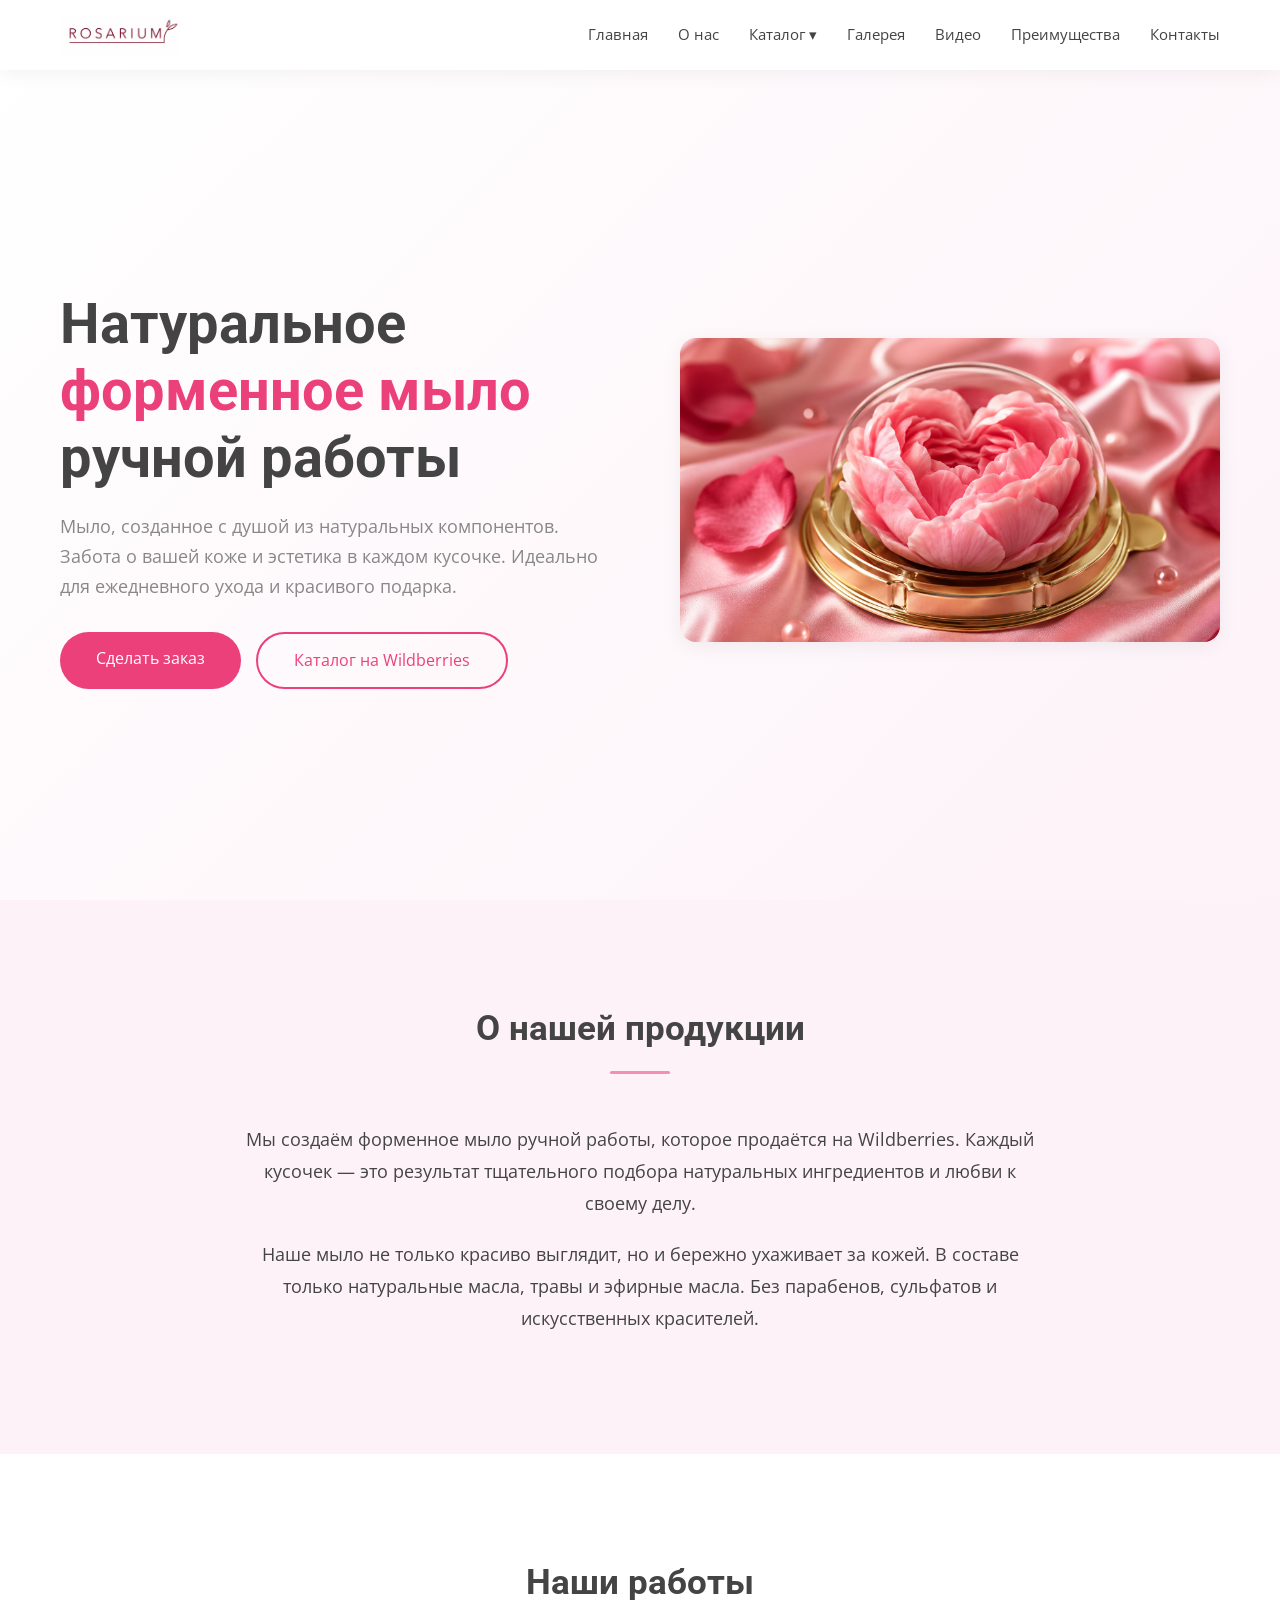
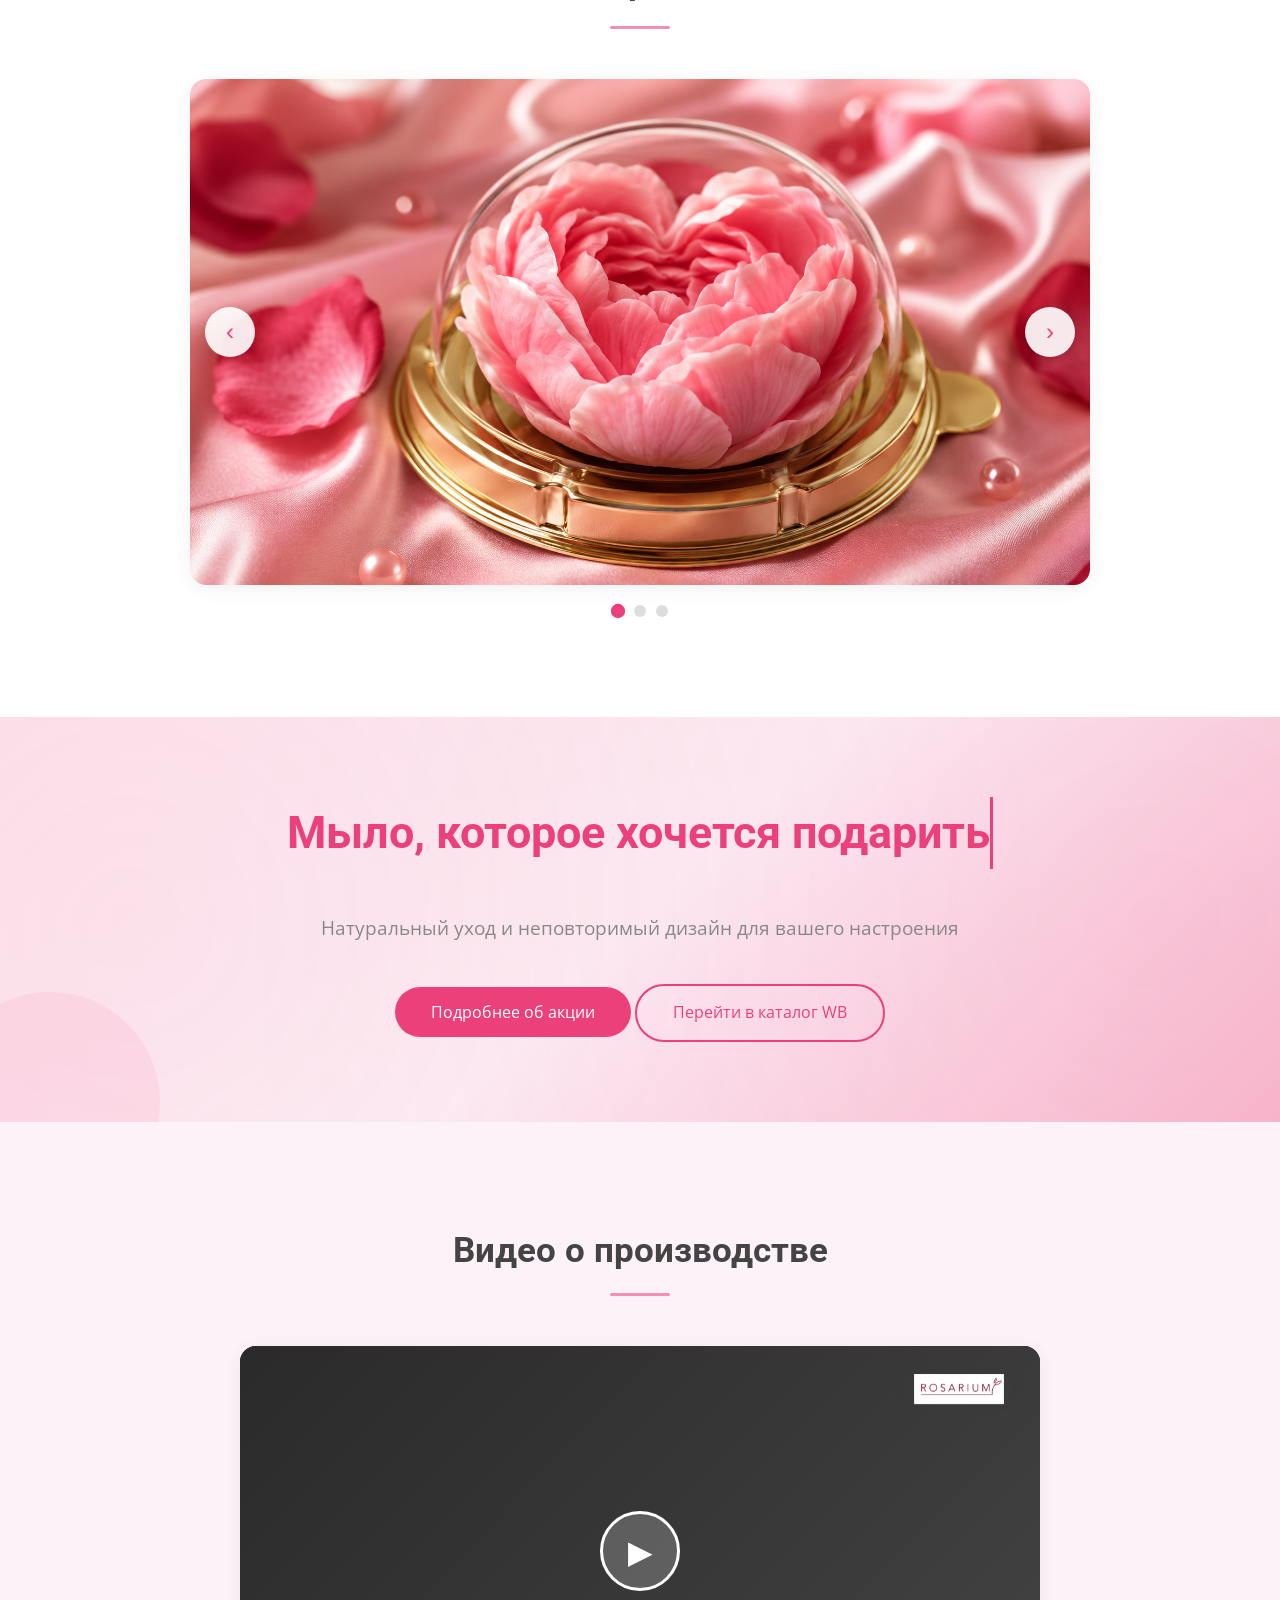
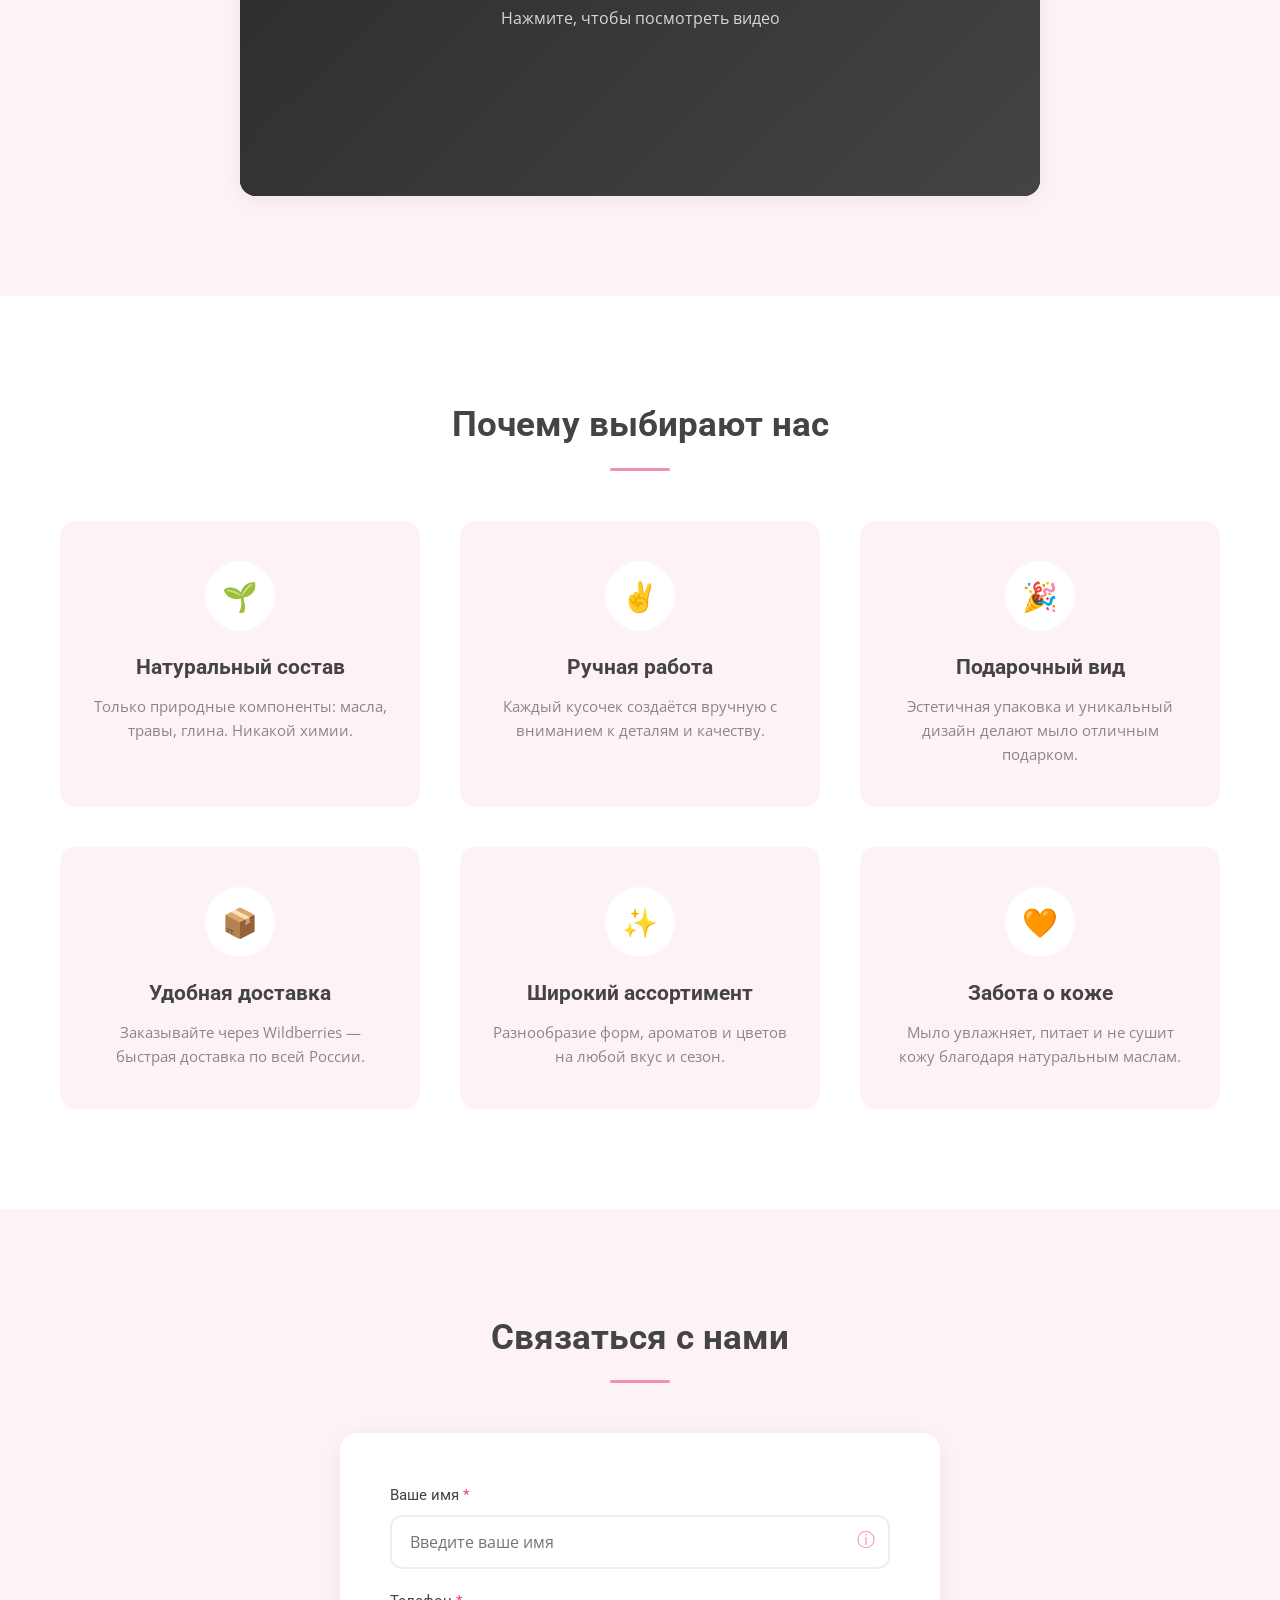
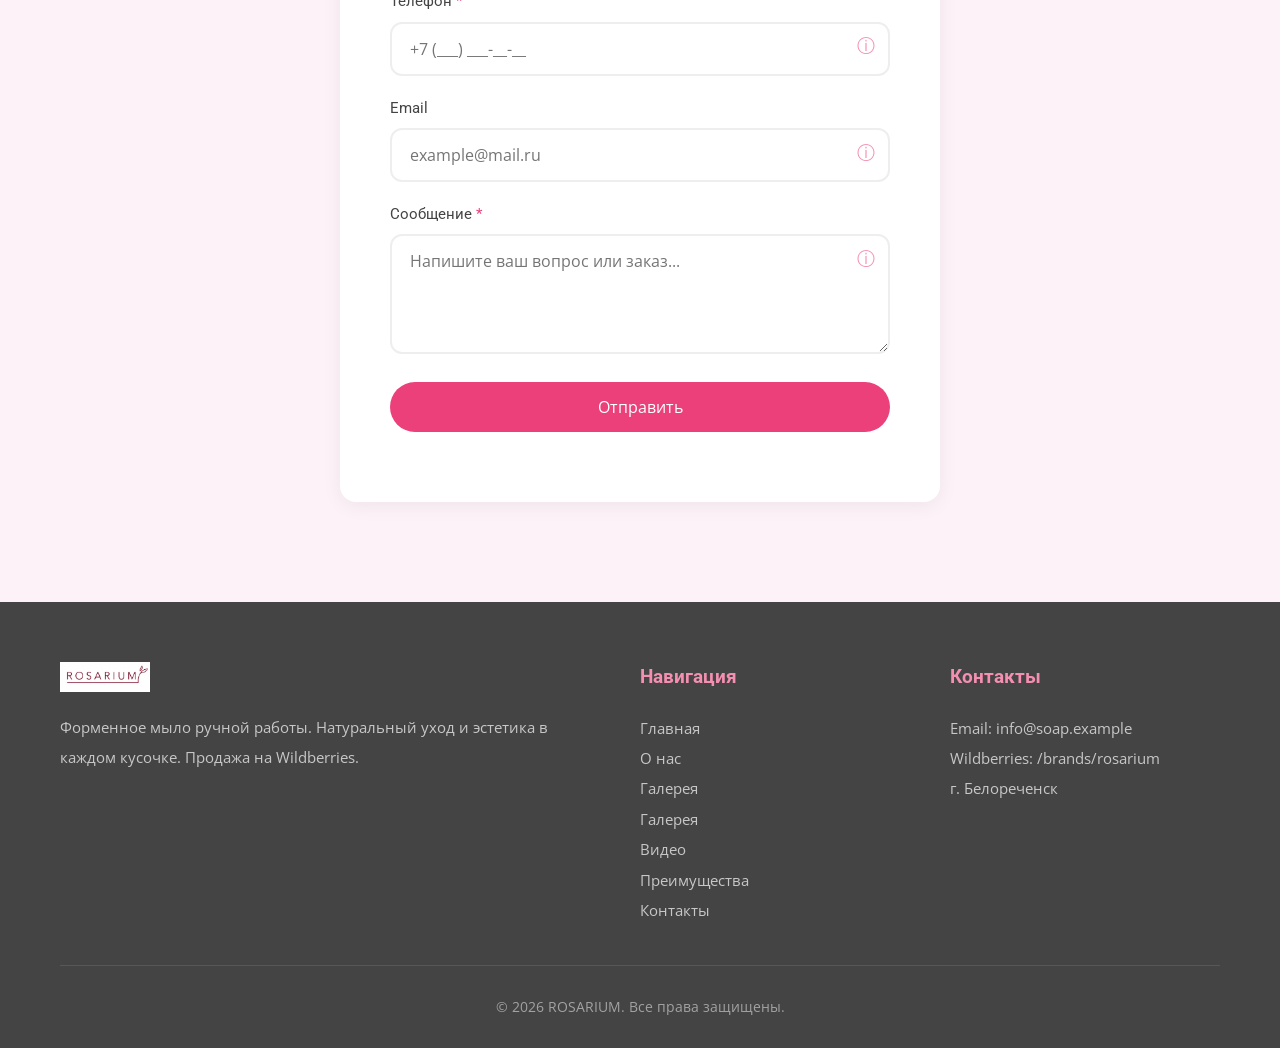
<file: index.html>
<!DOCTYPE html>
<html lang="ru">
<head>
    <meta charset="UTF-8">
    <meta name="viewport" content="width=device-width, initial-scale=1.0">
    <meta name="description" content="Форменное мыло ручной работы — натуральный уход для всей семьи">
    <link rel="stylesheet" href="css/global.css">
    <link rel="stylesheet" href="css/components.css">
    <title>Форменное мыло ручной работы</title>
</head>
<body>

    <!-- ===== HEADER ===== -->
    <header class="header" id="header">
        <div class="container">
            <div class="header-logo">
                <img src="image/icon/logo.webp" alt="Логотип" class="logo-3d" style="height:40px;width:auto;">
            </div>
            <nav class="nav" id="nav">
                <ul class="nav-list" id="navList">
                    <li><a href="#hero">Главная</a></li>
                    <li><a href="#about">О нас</a></li>
                    <li class="dropdown">
                        <a href="#" class="dropdown-toggle">Каталог &#9662;</a>
                        <ul class="dropdown-menu">
                            <li><a href="#configurator">Мыло ручной работы</a></li>
                            <li><a href="#slider">Подарочные наборы</a></li>
                            <li><a href="#slider">Эко-серия</a></li>
                        </ul>
                    </li>
                    <li><a href="#slider">Галерея</a></li>
                    <li><a href="#video">Видео</a></li>
                    <li><a href="#features">Преимущества</a></li>
                    <li><a href="#form">Контакты</a></li>
                </ul>
            </nav>
            <button class="burger" id="burger" aria-label="Меню">
                <span></span>
                <span></span>
                <span></span>
            </button>
        </div>
    </header>

    <!-- ===== HERO ===== -->
    <section class="hero" id="hero">
        <div class="container">
            <div class="hero-content scroll-anim fade-in-up">
                <h1>Натуральное <span>форменное мыло</span> ручной работы</h1>
                <p>Мыло, созданное с душой из натуральных компонентов. Забота о вашей коже и эстетика в каждом кусочке. Идеально для ежедневного ухода и красивого подарка.</p>
                <div class="hero-buttons">
                    <a href="#form" class="btn btn-primary">Сделать заказ</a>
                    <a href="https://www.wildberries.ru/brands/rosarium" class="btn btn-outline" target="_blank" rel="noopener">Каталог на Wildberries</a>
                </div>
            </div>
            <div class="hero-image scroll-anim fade-in-up">
                <img src="image/Слайд-1.webp" alt="Форменное мыло ручной работы" style="width:100%;border-radius:var(--radius);box-shadow:var(--shadow);">
            </div>
        </div>
    </section>

    <!-- ===== ABOUT ===== -->
    <section class="about section" id="about">
        <div class="container">
            <h2 class="section-title scroll-anim fade-in-up">О нашей продукции</h2>
            <div class="about-content scroll-anim fade-in-up">
                <p>Мы создаём форменное мыло ручной работы, которое продаётся на Wildberries. Каждый кусочек — это результат тщательного подбора натуральных ингредиентов и любви к своему делу.</p>
                <p>Наше мыло не только красиво выглядит, но и бережно ухаживает за кожей. В составе только натуральные масла, травы и эфирные масла. Без парабенов, сульфатов и искусственных красителей.</p>
            </div>
        </div>
    </section>



    <!-- ===== SLIDER ===== -->
    <section class="slider-section section" id="slider">
        <div class="container">
            <h2 class="section-title scroll-anim fade-in-up">Наши работы</h2>
            <div class="slider scroll-anim fade-in-up" id="slider">
                <div class="slider-track" id="sliderTrack">
                    <div class="slider-slide">
                        <img src="image/Слайд-1.webp" alt="Мыло ручной работы — слайд 1" style="width:100%;display:block;">
                    </div>
                    <div class="slider-slide">
                        <img src="image/Слайд-2.webp" alt="Мыло ручной работы — слайд 2" style="width:100%;display:block;">
                    </div>
                    <div class="slider-slide">
                        <img src="image/Слайд-3.webp" alt="Мыло ручной работы — слайд 3" style="width:100%;display:block;">
                    </div>
                </div>
                <button class="slider-btn prev" id="sliderPrev">&#8249;</button>
                <button class="slider-btn next" id="sliderNext">&#8250;</button>
            </div>
            <div class="slider-dots" id="sliderDots"></div>
        </div>
    </section>

    <!-- ===== BANNER ===== -->
    <section class="promo-banner scroll-anim fade-in-up">
        <div class="banner-content">
            <div class="banner-text">
                <h1 class="typing-text">
                    Мыло, которое хочется подарить
                </h1>
                <p class="subtitle">
                    Натуральный уход и неповторимый дизайн для вашего настроения
                </p>
                <button class="btn btn-primary open-modal-btn">Подробнее об акции</button>
                <a href="https://www.wildberries.ru/brands/rosarium" class="btn btn-outline" target="_blank" rel="noopener" style="margin-top:15px;">Перейти в каталог WB</a>
            </div>
        </div>
    </section>

    <!-- ===== VIDEO ===== -->
    <section class="video-section section" id="video">
        <div class="container">
            <h2 class="section-title scroll-anim fade-in-up">Видео о производстве</h2>
            <div class="video-player scroll-anim fade-in-up" id="videoPlayer">
                <div class="video-placeholder" id="videoPlaceholder">
                    <div class="video-logo"><img src="image/icon/logo.webp" alt="Логотип" class="logo-3d" style="height:30px;width:auto;"></div>
                    <div class="play-btn">&#9654;</div>
                    <p>Нажмите, чтобы посмотреть видео</p>
                </div>
                <video id="videoTag" controls preload="none" style="display:none;">
                    <source src="video/Видео.webm" type="video/webm">
                    Ваш браузер не поддерживает видео.
                </video>
                <div class="video-logo-overlay" id="videoLogoOverlay" style="display:none;"><img src="image/icon/logo.webp" alt="Логотип" class="logo-3d" style="height:30px;width:auto;"></div>
            </div>
        </div>
    </section>

    <!-- ===== FEATURES ===== -->
    <section class="features section" id="features">
        <div class="container">
            <h2 class="section-title scroll-anim fade-in-up">Почему выбирают нас</h2>
            <div class="features-grid">
                <div class="feature-card scroll-anim fade-in-up">
                    <div class="feature-icon">&#127793;</div>
                    <h3>Натуральный состав</h3>
                    <p>Только природные компоненты: масла, травы, глина. Никакой химии.</p>
                </div>
                <div class="feature-card scroll-anim fade-in-up">
                    <div class="feature-icon">&#9996;</div>
                    <h3>Ручная работа</h3>
                    <p>Каждый кусочек создаётся вручную с вниманием к деталям и качеству.</p>
                </div>
                <div class="feature-card scroll-anim fade-in-up">
                    <div class="feature-icon">&#127881;</div>
                    <h3>Подарочный вид</h3>
                    <p>Эстетичная упаковка и уникальный дизайн делают мыло отличным подарком.</p>
                </div>
                <div class="feature-card scroll-anim fade-in-up">
                    <div class="feature-icon">&#128230;</div>
                    <h3>Удобная доставка</h3>
                    <p>Заказывайте через Wildberries — быстрая доставка по всей России.</p>
                </div>
                <div class="feature-card scroll-anim fade-in-up">
                    <div class="feature-icon">&#10024;</div>
                    <h3>Широкий ассортимент</h3>
                    <p>Разнообразие форм, ароматов и цветов на любой вкус и сезон.</p>
                </div>
                <div class="feature-card scroll-anim fade-in-up">
                    <div class="feature-icon">&#129505;</div>
                    <h3>Забота о коже</h3>
                    <p>Мыло увлажняет, питает и не сушит кожу благодаря натуральным маслам.</p>
                </div>
            </div>
        </div>
    </section>



    <!-- ===== FORM ===== -->
    <section class="form-section section" id="form">
        <div class="container">
            <h2 class="section-title scroll-anim fade-in-up">Связаться с нами</h2>
            <div class="form-wrapper scroll-anim fade-in-up">
                <form id="contactForm" novalidate>
                    <div class="form-group">
                        <label for="name">Ваше имя <span class="required">*</span></label>
                        <input type="text" id="name" name="name" placeholder="Введите ваше имя" required>
                        <span class="form-hint" data-hint="Введите имя, как к вам обращаться">&#9432;</span>
                    </div>
                    <div class="form-group">
                        <label for="phone">Телефон <span class="required">*</span></label>
                        <input type="tel" id="phone" name="phone" placeholder="+7 (___) ___-__-__" required>
                        <span class="form-hint" data-hint="Укажите номер для связи в формате +7">&#9432;</span>
                    </div>
                    <div class="form-group">
                        <label for="email">Email</label>
                        <input type="email" id="email" name="email" placeholder="example@mail.ru">
                        <span class="form-hint" data-hint="Необязательно, но удобно для отправки каталога">&#9432;</span>
                    </div>
                    <div class="form-group">
                        <label for="message">Сообщение <span class="required">*</span></label>
                        <textarea id="message" name="message" placeholder="Напишите ваш вопрос или заказ..." required></textarea>
                        <span class="form-hint" data-hint="Опишите, что вас интересует: цена, состав, доставка">&#9432;</span>
                    </div>
                    <div class="form-group">
                        <button type="submit" class="btn btn-primary">Отправить</button>
                    </div>
                </form>
                <div class="form-success" id="formSuccess">
                    Спасибо! Ваше сообщение отправлено. Мы свяжемся с вами в ближайшее время.
                </div>
            </div>
        </div>
    </section>

    <!-- ===== MODAL ===== -->
    <div class="modal-overlay" id="modalOverlay">
        <div class="modal">
            <button class="modal-close" id="modalClose">&times;</button>
            <div class="modal-content">
                <h3>Акция!</h3>
                <p>При заказе от 3 кусков мыла — скидка 15% и бесплатная доставка!</p>
                <p>Успейте заказать до конца месяца.</p>
                <div class="placeholder-box" style="min-height:100px;margin-top:15px;">[Изображение акции]</div>
                <a href="#form" class="btn btn-primary" style="margin-top:20px;">Заказать сейчас</a>
            </div>
        </div>
    </div>

    <!-- ===== FOOTER ===== -->
    <footer class="footer">
        <div class="container">
            <div class="footer-col">
                <h4 style="display:flex;align-items:center;gap:10px;"><img src="image/icon/logo.webp" alt="Логотип" class="logo-3d" style="height:30px;width:auto;"></h4>
                <p>Форменное мыло ручной работы. Натуральный уход и эстетика в каждом кусочке. Продажа на Wildberries.</p>
            </div>
            <div class="footer-col">
                <h4>Навигация</h4>
                <ul>
                    <li><a href="#hero">Главная</a></li>
                    <li><a href="#about">О нас</a></li>
                    <li><a href="#slider">Галерея</a></li>
                    <li><a href="#slider">Галерея</a></li>
                    <li><a href="#video">Видео</a></li>
                    <li><a href="#features">Преимущества</a></li>
                    <li><a href="#form">Контакты</a></li>
                </ul>
            </div>
            <div class="footer-col">
                <h4>Контакты</h4>
                <p>Email: info@soap.example</p>
                <p>Wildberries: <a href="https://www.wildberries.ru/brands/rosarium" target="_blank" rel="noopener">/brands/rosarium</a></p>
                <p>г. Белореченск</p>
            </div>
            <div class="footer-bottom">
                &copy; 2026 ROSARIUM. Все права защищены.
            </div>
        </div>
    </footer>

    <script src="js/script.js"></script>
</body>
</html>
</file>
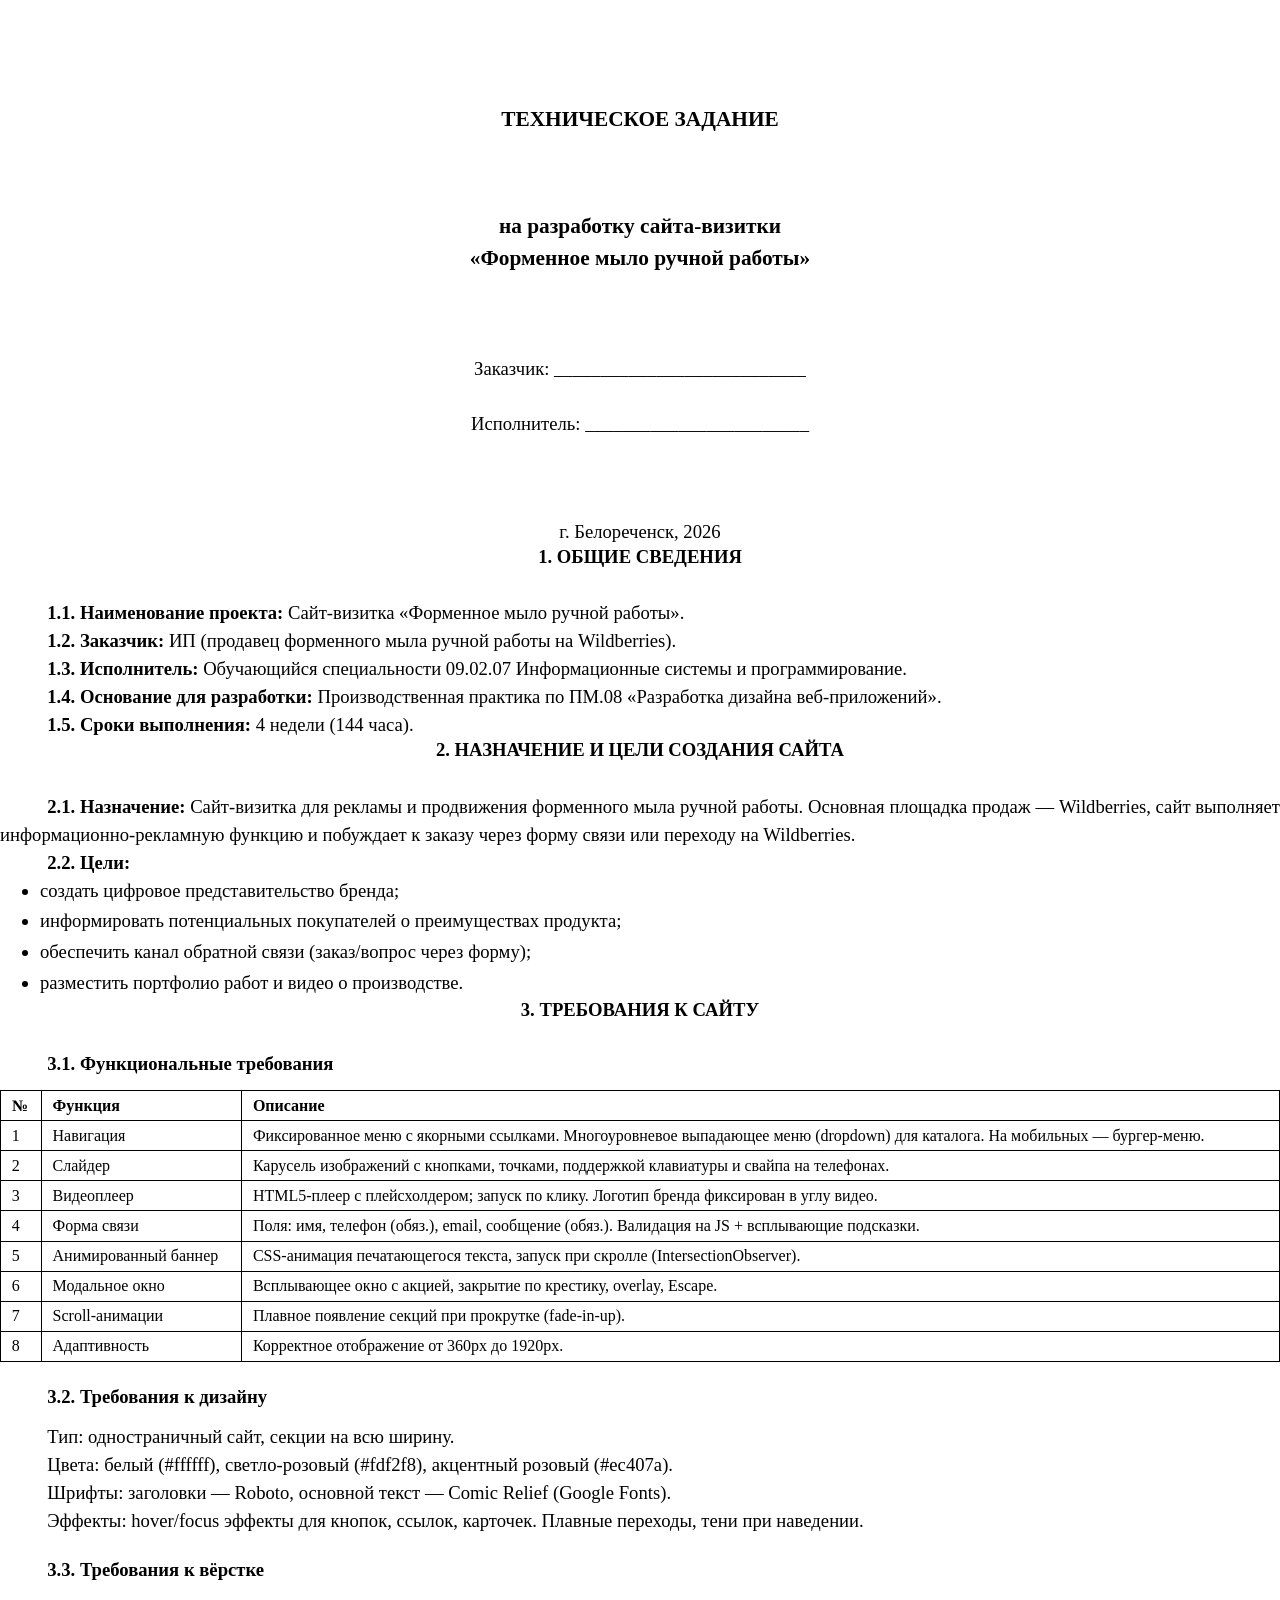
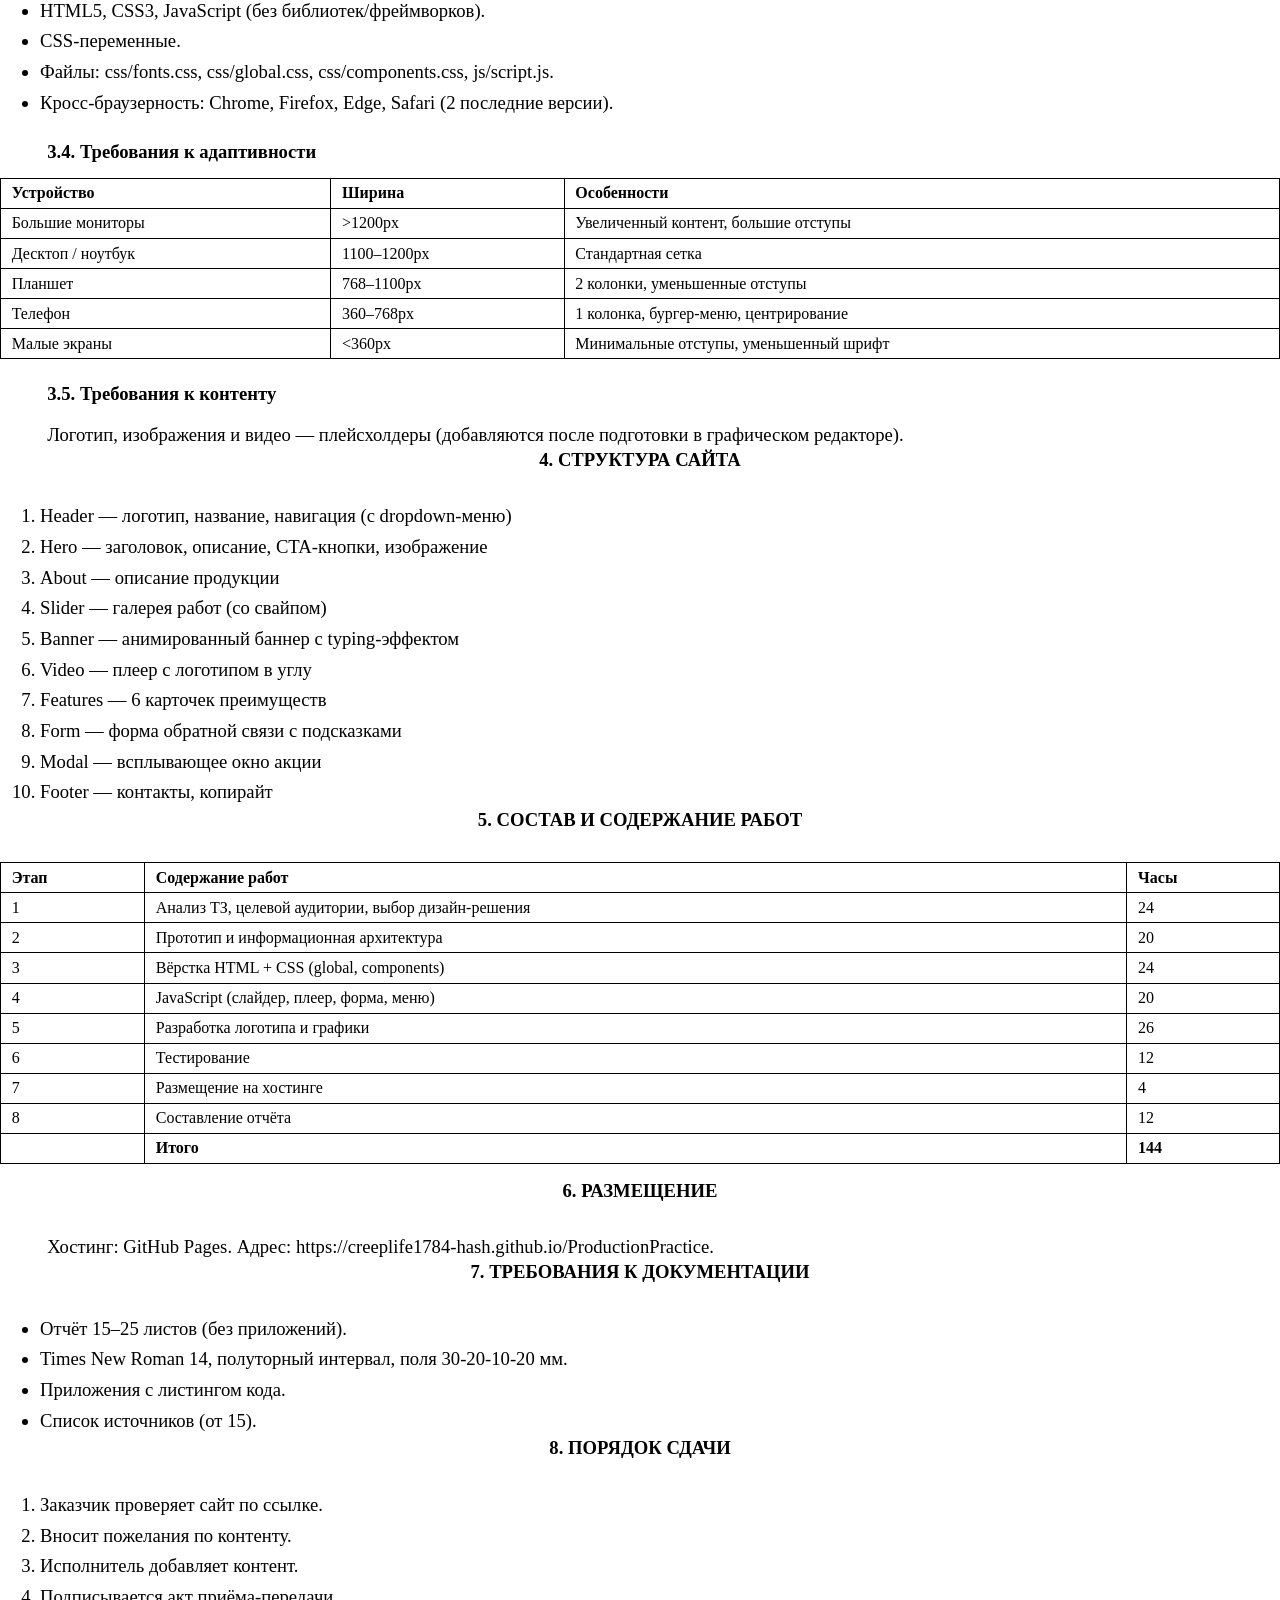
<file: ТЗ_сайт_форменное_мыло.html>
<html xmlns:o="urn:schemas-microsoft-com:office:office"
      xmlns:w="urn:schemas-microsoft-com:office:word"
      xmlns="http://www.w3.org/TR/REC-html40">
<head>
<meta charset="utf-8">
<style>
body { font-family: 'Times New Roman', serif; font-size: 14pt; line-height: 1.5; color: #000; margin: 0; padding: 0; }
@page { size: A4; margin-left: 30mm; margin-right: 10mm; margin-top: 20mm; margin-bottom: 20mm; }
h1 { font-size: 14pt; text-align: center; text-transform: uppercase; page-break-before: always; margin-top: 0; margin-bottom: 24pt; line-height: 1.15; font-weight: bold; }
h2 { font-size: 14pt; text-align: left; text-indent: 1.25cm; margin-top: 18pt; margin-bottom: 12pt; line-height: 1.15; font-weight: bold; }
h3 { font-size: 14pt; text-align: left; text-indent: 1.25cm; margin-top: 12pt; margin-bottom: 6pt; line-height: 1.15; font-weight: bold; }
p { font-size: 14pt; line-height: 1.5; text-align: justify; text-indent: 1.25cm; margin-top: 0; margin-bottom: 0; }
p.no-indent, .center { text-indent: 0; }
.center { text-align: center; }
table { border-collapse: collapse; width: 100%; margin: 12pt 0; font-size: 12pt; }
td, th { border: 1px solid #000; padding: 4pt 8pt; text-align: left; vertical-align: top; font-size: 12pt; font-family: 'Times New Roman', serif; line-height: 1.15; }
ul, ol { font-size: 14pt; line-height: 1.5; font-family: 'Times New Roman', serif; margin-top: 0; margin-bottom: 0; }
li { margin-bottom: 2pt; }
.title-page { text-align: center; padding-top: 80pt; }
.title-page h1 { font-size: 16pt; margin-bottom: 40pt; }
</style>
</head>
<body>

<div class="title-page">
    <h1 style="margin-bottom: 60pt;">ТЕХНИЧЕСКОЕ ЗАДАНИЕ</h1>
    <p class="center" style="font-size: 16pt; font-weight: bold;">на разработку сайта-визитки</p>
    <p class="center" style="font-size: 16pt; font-weight: bold; margin-bottom: 40pt;">«Форменное мыло ручной работы»</p>

    <p class="center" style="margin-top: 60pt;">Заказчик: ___________________________</p>
    <p class="center" style="margin-top: 20pt;">Исполнитель: ________________________</p>
    <p class="center" style="margin-top: 60pt;">г. Белореченск, 2026</p>
</div>

<h1>1. Общие сведения</h1>

<p><b>1.1. Наименование проекта:</b> Сайт-визитка «Форменное мыло ручной работы».</p>
<p><b>1.2. Заказчик:</b> ИП (продавец форменного мыла ручной работы на Wildberries).</p>
<p><b>1.3. Исполнитель:</b> Обучающийся специальности 09.02.07 Информационные системы и программирование.</p>
<p><b>1.4. Основание для разработки:</b> Производственная практика по ПМ.08 «Разработка дизайна веб-приложений».</p>
<p><b>1.5. Сроки выполнения:</b> 4 недели (144 часа).</p>

<h1>2. Назначение и цели создания сайта</h1>

<p><b>2.1. Назначение:</b> Сайт-визитка для рекламы и продвижения форменного мыла ручной работы. Основная площадка продаж — Wildberries, сайт выполняет информационно-рекламную функцию и побуждает к заказу через форму связи или переходу на Wildberries.</p>

<p><b>2.2. Цели:</b></p>
<ul>
    <li>создать цифровое представительство бренда;</li>
    <li>информировать потенциальных покупателей о преимуществах продукта;</li>
    <li>обеспечить канал обратной связи (заказ/вопрос через форму);</li>
    <li>разместить портфолио работ и видео о производстве.</li>
</ul>

<h1>3. Требования к сайту</h1>

<h2>3.1. Функциональные требования</h2>

<table>
    <tr><th>№</th><th>Функция</th><th>Описание</th></tr>
    <tr><td>1</td><td>Навигация</td><td>Фиксированное меню с якорными ссылками. Многоуровневое выпадающее меню (dropdown) для каталога. На мобильных — бургер-меню.</td></tr>
    <tr><td>2</td><td>Слайдер</td><td>Карусель изображений с кнопками, точками, поддержкой клавиатуры и свайпа на телефонах.</td></tr>
    <tr><td>3</td><td>Видеоплеер</td><td>HTML5-плеер с плейсхолдером; запуск по клику. Логотип бренда фиксирован в углу видео.</td></tr>
    <tr><td>4</td><td>Форма связи</td><td>Поля: имя, телефон (обяз.), email, сообщение (обяз.). Валидация на JS + всплывающие подсказки.</td></tr>
    <tr><td>5</td><td>Анимированный баннер</td><td>CSS-анимация печатающегося текста, запуск при скролле (IntersectionObserver).</td></tr>
    <tr><td>6</td><td>Модальное окно</td><td>Всплывающее окно с акцией, закрытие по крестику, overlay, Escape.</td></tr>
    <tr><td>7</td><td>Scroll-анимации</td><td>Плавное появление секций при прокрутке (fade-in-up).</td></tr>
    <tr><td>8</td><td>Адаптивность</td><td>Корректное отображение от 360px до 1920px.</td></tr>
</table>

<h2>3.2. Требования к дизайну</h2>
<p>Тип: одностраничный сайт, секции на всю ширину.</p>
<p>Цвета: белый (#ffffff), светло-розовый (#fdf2f8), акцентный розовый (#ec407a).</p>
<p>Шрифты: заголовки — Roboto, основной текст — Comic Relief (Google Fonts).</p>
<p>Эффекты: hover/focus эффекты для кнопок, ссылок, карточек. Плавные переходы, тени при наведении.</p>

<h2>3.3. Требования к вёрстке</h2>
<ul>
    <li>HTML5, CSS3, JavaScript (без библиотек/фреймворков).</li>
    <li>CSS-переменные.</li>
    <li>Файлы: css/fonts.css, css/global.css, css/components.css, js/script.js.</li>
    <li>Кросс-браузерность: Chrome, Firefox, Edge, Safari (2 последние версии).</li>
</ul>

<h2>3.4. Требования к адаптивности</h2>
<table>
    <tr><th>Устройство</th><th>Ширина</th><th>Особенности</th></tr>
    <tr><td>Большие мониторы</td><td>&gt;1200px</td><td>Увеличенный контент, большие отступы</td></tr>
    <tr><td>Десктоп / ноутбук</td><td>1100–1200px</td><td>Стандартная сетка</td></tr>
    <tr><td>Планшет</td><td>768–1100px</td><td>2 колонки, уменьшенные отступы</td></tr>
    <tr><td>Телефон</td><td>360–768px</td><td>1 колонка, бургер-меню, центрирование</td></tr>
    <tr><td>Малые экраны</td><td>&lt;360px</td><td>Минимальные отступы, уменьшенный шрифт</td></tr>
</table>

<h2>3.5. Требования к контенту</h2>
<p>Логотип, изображения и видео — плейсхолдеры (добавляются после подготовки в графическом редакторе).</p>

<h1>4. Структура сайта</h1>
<ol>
    <li>Header — логотип, название, навигация (с dropdown-меню)</li>
    <li>Hero — заголовок, описание, CTA-кнопки, изображение</li>
    <li>About — описание продукции</li>
    <li>Slider — галерея работ (со свайпом)</li>
    <li>Banner — анимированный баннер с typing-эффектом</li>
    <li>Video — плеер с логотипом в углу</li>
    <li>Features — 6 карточек преимуществ</li>
    <li>Form — форма обратной связи с подсказками</li>
    <li>Modal — всплывающее окно акции</li>
    <li>Footer — контакты, копирайт</li>
</ol>

<h1>5. Состав и содержание работ</h1>
<table>
    <tr><th>Этап</th><th>Содержание работ</th><th>Часы</th></tr>
    <tr><td>1</td><td>Анализ ТЗ, целевой аудитории, выбор дизайн-решения</td><td>24</td></tr>
    <tr><td>2</td><td>Прототип и информационная архитектура</td><td>20</td></tr>
    <tr><td>3</td><td>Вёрстка HTML + CSS (global, components)</td><td>24</td></tr>
    <tr><td>4</td><td>JavaScript (слайдер, плеер, форма, меню)</td><td>20</td></tr>
    <tr><td>5</td><td>Разработка логотипа и графики</td><td>26</td></tr>
    <tr><td>6</td><td>Тестирование</td><td>12</td></tr>
    <tr><td>7</td><td>Размещение на хостинге</td><td>4</td></tr>
    <tr><td>8</td><td>Составление отчёта</td><td>12</td></tr>
    <tr><td></td><td><b>Итого</b></td><td><b>144</b></td></tr>
</table>

<h1>6. Размещение</h1>
<p>Хостинг: GitHub Pages. Адрес: https://creeplife1784-hash.github.io/ProductionPractice.</p>

<h1>7. Требования к документации</h1>
<ul>
    <li>Отчёт 15–25 листов (без приложений).</li>
    <li>Times New Roman 14, полуторный интервал, поля 30-20-10-20 мм.</li>
    <li>Приложения с листингом кода.</li>
    <li>Список источников (от 15).</li>
</ul>

<h1>8. Порядок сдачи</h1>
<ol>
    <li>Заказчик проверяет сайт по ссылке.</li>
    <li>Вносит пожелания по контенту.</li>
    <li>Исполнитель добавляет контент.</li>
    <li>Подписывается акт приёма-передачи.</li>
</ol>

</body>
</html>
</file>
<file: css/global.css>
@import url('fonts.css');

:root {
    --color-white: #ffffff;
    --color-light-pink: #fdf2f8;
    --color-pink: #f48fb1;
    --color-pink-dark: #ec407a;
    --color-text: #444444;
    --color-text-light: #888888;
    --font-heading: 'Roboto', cursive;
    --font-body: 'Open Sans', cursive;
    --max-width: 1200px;
    --section-padding: 80px 20px;
    --shadow: 0 4px 20px rgba(0, 0, 0, 0.06);
    --radius: 16px;
}

*, *::before, *::after {
    margin: 0;
    padding: 0;
    box-sizing: border-box;
}

html {
    scroll-behavior: smooth;
}

body {
    font-family: var(--font-body);
    color: var(--color-text);
    background: var(--color-white);
    line-height: 1.6;
    -webkit-font-smoothing: antialiased;
}

img {
    max-width: 100%;
    height: auto;
    display: block;
}

a {
    text-decoration: none;
    color: inherit;
}

ul {
    list-style: none;
}

.container {
    max-width: var(--max-width);
    margin: 0 auto;
    padding: 0 20px;
}

.section {
    padding: var(--section-padding);
}

.section-title {
    font-family: var(--font-heading);
    font-size: 2.2rem;
    text-align: center;
    margin-bottom: 50px;
    color: var(--color-text);
    position: relative;
}

.section-title::after {
    content: '';
    display: block;
    width: 60px;
    height: 3px;
    background: var(--color-pink);
    margin: 15px auto 0;
    border-radius: 2px;
}

.placeholder-box {
    background: var(--color-light-pink);
    border: 2px dashed var(--color-pink);
    border-radius: var(--radius);
    padding: 40px;
    text-align: center;
    color: var(--color-text-light);
    font-size: 1.1rem;
    min-height: 200px;
    display: flex;
    align-items: center;
    justify-content: center;
}

.btn {
    display: inline-block;
    padding: 14px 36px;
    border-radius: 50px;
    font-family: var(--font-body);
    font-size: 1rem;
    border: none;
    cursor: pointer;
    transition: all 0.3s ease;
}

.btn-primary {
    background: var(--color-pink-dark);
    color: var(--color-white);
}

.btn-primary:hover {
    background: #d81b60;
    transform: translateY(-2px);
    box-shadow: 0 6px 20px rgba(236, 64, 122, 0.35);
}

.btn-outline {
    background: transparent;
    color: var(--color-pink-dark);
    border: 2px solid var(--color-pink-dark);
}

.btn-outline:hover {
    background: var(--color-pink-dark);
    color: var(--color-white);
}

@import url('https://fonts.googleapis.com/css2?family=Roboto:wght@500;700&family=Open+Sans:wght@400;600&display=swap');

.promo-banner {
    width: 100%;
    min-height: 400px;
    overflow: hidden;
    position: relative;

    background: linear-gradient(
        135deg,
        #ffffff 0%,
        #fdf2f8 50%,
        #fce4ec 100%
    );

    display: flex;
    align-items: center;
}

/* Декоративные элементы */

.promo-banner::before,
.promo-banner::after {
    content: "";
    position: absolute;
    border-radius: 50%;
    background: rgba(244, 143, 177, 0.15);
}

.promo-banner::before {
    width: 300px;
    height: 300px;
    top: -120px;
    right: -80px;
}

.promo-banner::after {
    width: 220px;
    height: 220px;
    bottom: -90px;
    left: -60px;
}

.banner-content {
    max-width: 1200px;
    width: 100%;
    margin: 0 auto;
    padding: 0 40px;

    display: flex;
    align-items: center;
    justify-content: space-between;
    gap: 60px;

    position: relative;
    z-index: 2;
}

.banner-text {
    flex: 1;
}

.typing-text {
    font-family: 'Roboto', sans-serif;
    font-size: 46px;
    font-weight: 700;
    color: #ec407a;

    white-space: nowrap;
    overflow: hidden;
    max-width: fit-content;
    border-right: 3px solid #ec407a;

    width: 0;

    animation:
        typing 3s steps(35, end) forwards,
        blink .8s infinite;
}

.subtitle {
    margin-top: 20px;

    font-family: 'Open Sans', sans-serif;
    font-size: 20px;
    line-height: 1.2;

    color: #555;

    opacity: 0;

    animation: fadeUp 1s ease forwards;
    animation-delay: 2.5s;
}

.cta-btn {
    display: inline-block;

    margin-top: 30px;
    padding: 16px 34px;

    background: #ec407a;
    color: white;

    text-decoration: none;
    font-family: 'Open Sans', sans-serif;
    font-weight: 600;

    border-radius: 50px;

    opacity: 0;

    animation: fadeUp 1s ease forwards;
    animation-delay: 3s;

    transition: all .3s ease;
}

.cta-btn:hover {
    background: #d81b60;
    transform: translateY(-4px);
    box-shadow: 0 10px 25px rgba(236, 64, 122, .3);
}

/* Товар */

@keyframes soapAppear {
    to {
        opacity: 1;
        transform: scale(1) rotate(0deg);
    }
}

@keyframes typing {
    from { width: 0; }
    to { width: 90%; }
}

@keyframes blink {
    50% {
        border-color: transparent;
    }
}

@keyframes fadeUp {
    from {
        opacity: 0;
        transform: translateY(15px);
    }

    to {
        opacity: 1;
        transform: translateY(0);
    }
}

/* Планшеты */

@media (max-width: 1024px) {
    .typing-text {
        font-size: 38px;
    }
}

/* Телефоны */

@media (max-width: 768px) {

    .promo-banner {
        min-height: auto;
        padding: 60px 0;
    }

    .banner-content {
        flex-direction: column-reverse;
        text-align: center;
        gap: 30px;
    }

    .typing-text {
        font-size: 30px;
        white-space: normal;
        width: 100%;
        border-right: none;
        animation: fadeUp 1s ease forwards;
    }

    .subtitle {
        font-size: 17px;
    }

    .banner-product img {
        max-width: 220px;
    }
}

/* Малые экраны */

@media (max-width: 480px) {

    .banner-content {
        padding: 0 20px;
    }

    .typing-text {
        font-size: 24px;
    }

    .subtitle {
        font-size: 15px;
    }

    .cta-btn {
        width: 100%;
        max-width: 280px;
    }
}
</file>
<file: css/components.css>
/* ===== HEADER ===== */
.header {
    position: fixed;
    top: 0;
    left: 0;
    right: 0;
    z-index: 1000;
    background: rgba(255, 255, 255, 0.95);
    backdrop-filter: blur(10px);
    box-shadow: 0 2px 20px rgba(0, 0, 0, 0.06);
    transition: all 0.3s ease;
}

.header .container {
    display: flex;
    align-items: center;
    justify-content: space-between;
    padding: 15px 20px;
}

.header-logo img {
    transition: transform 0.5s ease;
}

.logo-3d {
    animation: logo3dSway 3s ease-in-out infinite alternate;
    transform-origin: center center;
}

@keyframes logo3dSway {
    0% { transform: perspective(500px) rotateY(-15deg); }
    100% { transform: perspective(500px) rotateY(15deg); }
}

.logo-3d:hover {
    animation-play-state: paused;
}

.header-logo {
    font-family: var(--font-heading);
    font-size: 1.6rem;
    font-weight: 600;
    color: var(--color-pink-dark);
    display: flex;
    align-items: center;
    gap: 10px;
}

.header-logo .logo-placeholder {
    width: 40px;
    height: 40px;
    background: var(--color-light-pink);
    border: 2px dashed var(--color-pink);
    border-radius: 8px;
    display: flex;
    align-items: center;
    justify-content: center;
    font-size: 0.65rem;
    color: var(--color-text-light);
    animation: logoPulse 2s ease-in-out infinite;
}

@keyframes logoPulse {
    0%, 100% { transform: scale(1); }
    50% { transform: scale(1.05); }
}

/* ===== DROPDOWN MENU ===== */
.nav-list {
    display: flex;
    gap: 30px;
    align-items: center;
}

.nav-list > li {
    position: relative;
}

.nav-list a {
    font-family: var(--font-body);
    font-size: 0.95rem;
    color: var(--color-text);
    position: relative;
    transition: color 0.3s;
    padding: 5px 0;
}

.nav-list > li > a::after {
    content: '';
    position: absolute;
    bottom: -4px;
    left: 0;
    width: 0;
    height: 2px;
    background: var(--color-pink-dark);
    transition: width 0.3s;
}

.nav-list > li > a:hover {
    color: var(--color-pink-dark);
}

.nav-list > li > a:hover::after {
    width: 100%;
}

.dropdown-menu {
    display: none;
    position: absolute;
    top: 100%;
    left: 0;
    background: var(--color-white);
    border-radius: 12px;
    box-shadow: 0 8px 30px rgba(0, 0, 0, 0.1);
    padding: 10px 0;
    min-width: 200px;
    z-index: 100;
    opacity: 0;
    transform: translateY(10px);
    transition: all 0.3s ease;
}

.dropdown:hover .dropdown-menu {
    display: block;
    opacity: 1;
    transform: translateY(0);
}

.dropdown-menu li {
    padding: 0;
}

.dropdown-menu a {
    display: block;
    padding: 10px 20px;
    font-size: 0.9rem;
    transition: background 0.3s;
}

.dropdown-menu a::after {
    display: none;
}

.dropdown-menu a:hover {
    background: var(--color-light-pink);
    color: var(--color-pink-dark);
}

.dropdown-toggle {
    cursor: pointer;
}

/* ===== BURGER ===== */
.burger {
    display: none;
    flex-direction: column;
    gap: 5px;
    cursor: pointer;
    background: none;
    border: none;
    padding: 5px;
}

.burger span {
    width: 28px;
    height: 3px;
    background: var(--color-text);
    border-radius: 2px;
    transition: all 0.3s;
}

/* ===== HERO ===== */
.hero {
    min-height: 100vh;
    display: flex;
    align-items: center;
    background: linear-gradient(135deg, var(--color-white) 0%, var(--color-light-pink) 100%);
    padding-top: 80px;
}

.hero .container {
    display: grid;
    grid-template-columns: 1fr 1fr;
    gap: 60px;
    align-items: center;
}

.hero-content h1 {
    font-family: var(--font-heading);
    font-size: 3.2rem;
    line-height: 1.2;
    margin-bottom: 20px;
    color: var(--color-text);
}

.hero-content h1 span {
    color: var(--color-pink-dark);
}

.hero-content p {
    font-size: 1.1rem;
    color: var(--color-text-light);
    margin-bottom: 30px;
    line-height: 1.7;
}

.hero-buttons {
    display: flex;
    gap: 15px;
    flex-wrap: wrap;
}

.hero-image .placeholder-box {
    min-height: 400px;
}

/* ===== ABOUT ===== */
.about {
    background: var(--color-light-pink);
}

.about-content {
    max-width: 800px;
    margin: 0 auto;
    text-align: center;
}

.about-content p {
    font-size: 1.1rem;
    line-height: 1.8;
    margin-bottom: 20px;
}

/* ===== SLIDER ===== */
.slider-section {
    background: var(--color-white);
}

.slider {
    position: relative;
    max-width: 900px;
    margin: 0 auto;
    overflow: hidden;
    border-radius: var(--radius);
    box-shadow: var(--shadow);
    touch-action: pan-y pinch-zoom;
}

.slider-track {
    display: flex;
    transition: transform 0.5s ease;
    cursor: grab;
}

.slider-track:active {
    cursor: grabbing;
}

.slider-slide {
    min-width: 100%;
    user-select: none;
}

.slider-slide .placeholder-box {
    min-height: 450px;
    border: none;
    border-radius: 0;
}

.slider-btn {
    position: absolute;
    top: 50%;
    transform: translateY(-50%);
    width: 50px;
    height: 50px;
    border-radius: 50%;
    background: rgba(255, 255, 255, 0.9);
    border: none;
    cursor: pointer;
    font-size: 1.5rem;
    color: var(--color-pink-dark);
    box-shadow: 0 2px 12px rgba(0, 0, 0, 0.1);
    transition: all 0.3s;
    z-index: 10;
}

.slider-btn:hover {
    background: var(--color-pink-dark);
    color: var(--color-white);
}

.slider-btn.prev {
    left: 15px;
}

.slider-btn.next {
    right: 15px;
}

.slider-dots {
    display: flex;
    justify-content: center;
    gap: 10px;
    margin-top: 20px;
}

.slider-dot {
    width: 12px;
    height: 12px;
    border-radius: 50%;
    background: #ddd;
    border: none;
    cursor: pointer;
    transition: all 0.3s;
}

.slider-dot.active {
    background: var(--color-pink-dark);
    transform: scale(1.2);
}

/* ===== PROMO BANNER ===== */
.promo-banner {
    background: linear-gradient(135deg, #fce4ec 0%, #fdf2f8 50%, #f8bbd0 100%);
    padding: 80px 20px;
    text-align: center;
    overflow: hidden;
    position: relative;
}

.promo-banner::before {
    content: '';
    position: absolute;
    top: -50%;
    left: -50%;
    width: 200%;
    height: 200%;
    background: radial-gradient(circle at 30% 50%, rgba(244,143,177,0.1) 0%, transparent 50%),
                radial-gradient(circle at 70% 50%, rgba(236,64,122,0.08) 0%, transparent 50%);
    animation: bannerShift 8s ease-in-out infinite alternate;
}

@keyframes bannerShift {
    0% { transform: translate(0, 0) rotate(0deg); }
    100% { transform: translate(-20px, -10px) rotate(3deg); }
}

.banner-content {
    position: relative;
    z-index: 1;
}

.typing-text {
    font-family: var(--font-heading);
    font-size: 2.8rem;
    color: var(--color-pink-dark);
    margin-bottom: 20px;
    overflow: hidden;
    white-space: nowrap;
    border-right: 3px solid transparent;
    width: 0;
    display: inline-block;
    transition: border-color 0.3s;
}

.typing-text.typing-active {
    border-right-color: var(--color-pink-dark);
    animation: typing 3s steps(30) 0.5s forwards, blink 0.8s step-end infinite;
}

@keyframes typing {
    from { width: 0; }
    to { width: 100%; }
}

@keyframes blink {
    50% { border-color: transparent; }
}

.subtitle {
    font-size: 1.2rem;
    color: var(--color-text-light);
    margin-bottom: 30px;
    opacity: 0;
}

.subtitle.typing-active {
    opacity: 1;
}

@keyframes fadeInSub {
    to { opacity: 1; }
}

/* ===== VIDEO ===== */
.video-section {
    background: var(--color-light-pink);
}

.video-player {
    max-width: 800px;
    margin: 0 auto;
    border-radius: var(--radius);
    overflow: hidden;
    box-shadow: var(--shadow);
    background: #000;
    position: relative;
}

.video-player video {
    width: 100%;
    display: block;
}

.video-placeholder {
    width: 100%;
    aspect-ratio: 16 / 9;
    background: linear-gradient(135deg, #2a2a2a, #444);
    display: flex;
    align-items: center;
    justify-content: center;
    flex-direction: column;
    gap: 15px;
    cursor: pointer;
    position: relative;
}

.video-logo {
    position: absolute;
    top: 20px;
    right: 20px;

    backdrop-filter: blur(4px);
    padding: 8px 16px;
    border-radius: 8px;
    color: var(--color-white);
    font-size: 0.8rem;
    font-family: var(--font-heading);
}

.video-logo-overlay {
    position: absolute;
    top: 20px;
    right: 20px;

    backdrop-filter: blur(4px);
    padding: 8px 16px;
    border-radius: 8px;
    color: var(--color-white);
    font-size: 0.8rem;
    font-family: var(--font-heading);

    z-index: 5;
    pointer-events: none;
}

.video-placeholder .play-btn {
    width: 80px;
    height: 80px;
    border-radius: 50%;
    background: rgba(255, 255, 255, 0.2);
    border: 3px solid var(--color-white);
    display: flex;
    align-items: center;
    justify-content: center;
    font-size: 2rem;
    color: var(--color-white);
    transition: all 0.3s;
}

.video-placeholder:hover .play-btn {
    background: var(--color-pink-dark);
    border-color: var(--color-pink-dark);
    transform: scale(1.1);
}

.video-placeholder p {
    color: var(--color-white);
    font-size: 1rem;
    opacity: 0.8;
}

/* ===== FEATURES ===== */
.features {
    background: var(--color-white);
}

.features-grid {
    display: grid;
    grid-template-columns: repeat(3, 1fr);
    gap: 30px;
}

.feature-card {
    background: var(--color-light-pink);
    border-radius: var(--radius);
    padding: 40px 30px;
    text-align: center;
    transition: all 0.3s;
}

.feature-card:hover {
    transform: translateY(-5px);
    box-shadow: var(--shadow);
}

.feature-card:focus-within {
    outline: 2px solid var(--color-pink);
    outline-offset: 4px;
}

.feature-icon {
    width: 70px;
    height: 70px;
    background: var(--color-white);
    border-radius: 50%;
    display: flex;
    align-items: center;
    justify-content: center;
    margin: 0 auto 20px;
    font-size: 1.8rem;
}

.feature-card h3 {
    font-family: var(--font-heading);
    font-size: 1.3rem;
    margin-bottom: 10px;
}

.feature-card p {
    font-size: 0.95rem;
    color: var(--color-text-light);
    line-height: 1.6;
}

/* ===== FORM ===== */
.form-section {
    background: var(--color-light-pink);
}

.form-wrapper {
    max-width: 600px;
    margin: 0 auto;
    background: var(--color-white);
    border-radius: var(--radius);
    padding: 50px;
    box-shadow: var(--shadow);
    position: relative;
}

.form-group {
    margin-bottom: 20px;
    position: relative;
}

.form-group label {
    display: block;
    font-family: var(--font-heading);
    font-size: 0.95rem;
    margin-bottom: 8px;
    color: var(--color-text);
}

.required {
    color: var(--color-pink-dark);
}

.form-group input,
.form-group textarea,
.form-group select {
    width: 100%;
    padding: 14px 18px;
    border: 2px solid #eee;
    border-radius: 12px;
    font-family: var(--font-body);
    font-size: 1rem;
    color: var(--color-text);
    background: var(--color-white);
    transition: border-color 0.3s, box-shadow 0.3s;
    outline: none;
}

.form-group input:focus,
.form-group textarea:focus,
.form-group select:focus {
    border-color: var(--color-pink);
    box-shadow: 0 0 0 4px rgba(244, 143, 177, 0.15);
}

.form-group textarea {
    min-height: 120px;
    resize: vertical;
}

.form-group .btn {
    width: 100%;
}

.form-hint {
    position: absolute;
    right: 15px;
    top: 42px;
    cursor: pointer;
    color: var(--color-pink);
    font-size: 1.1rem;
    z-index: 2;
}

.form-hint::after {
    content: attr(data-hint);
    position: absolute;
    right: 30px;
    top: -10px;
    background: var(--color-text);
    color: var(--color-white);
    padding: 8px 14px;
    border-radius: 8px;
    font-size: 0.8rem;
    font-family: var(--font-body);
    white-space: nowrap;
    opacity: 0;
    pointer-events: none;
    transition: opacity 0.3s;
    z-index: 10;
}

.form-hint:hover::after {
    opacity: 1;
}

.form-success {
    display: none;
    text-align: center;
    padding: 20px;
    color: #2e7d32;
    font-family: var(--font-heading);
    font-size: 1.2rem;
}

.form-success.show {
    display: block;
}

/* ===== MODAL ===== */
.modal-overlay {
    display: none;
    position: fixed;
    top: 0;
    left: 0;
    right: 0;
    bottom: 0;
    background: rgba(0, 0, 0, 0.5);
    backdrop-filter: blur(4px);
    z-index: 2000;
    align-items: center;
    justify-content: center;
    animation: modalFadeIn 0.3s ease;
}

.modal-overlay.open {
    display: flex;
}

@keyframes modalFadeIn {
    from { opacity: 0; }
    to { opacity: 1; }
}

.modal {
    background: var(--color-white);
    border-radius: var(--radius);
    padding: 50px 40px 40px;
    max-width: 500px;
    width: 90%;
    position: relative;
    animation: modalSlideIn 0.3s ease;
    box-shadow: 0 20px 60px rgba(0, 0, 0, 0.2);
}

@keyframes modalSlideIn {
    from { transform: translateY(-30px) scale(0.95); opacity: 0; }
    to { transform: translateY(0) scale(1); opacity: 1; }
}

.modal-close {
    position: absolute;
    top: 15px;
    right: 20px;
    background: none;
    border: none;
    font-size: 2rem;
    cursor: pointer;
    color: var(--color-text-light);
    transition: color 0.3s;
    line-height: 1;
}

.modal-close:hover {
    color: var(--color-pink-dark);
}

.modal-content {
    text-align: center;
}

.modal-content h3 {
    font-family: var(--font-heading);
    font-size: 1.8rem;
    color: var(--color-pink-dark);
    margin-bottom: 15px;
}

.modal-content p {
    font-size: 1rem;
    color: var(--color-text);
    margin-bottom: 10px;
    line-height: 1.6;
}

/* ===== SCROLL ANIMATIONS ===== */
.scroll-anim {
    opacity: 0;
    transition: opacity 0.8s ease, transform 0.8s ease;
}

.scroll-anim.fade-in-up {
    transform: translateY(40px);
}

.scroll-anim.visible {
    opacity: 1;
    transform: translateY(0);
}

/* ===== FOOTER ===== */
.footer {
    background: var(--color-text);
    color: var(--color-white);
    padding: 60px 20px 30px;
}

.footer .container {
    display: grid;
    grid-template-columns: 2fr 1fr 1fr;
    gap: 40px;
}

.footer-col h4 {
    font-family: var(--font-heading);
    font-size: 1.2rem;
    margin-bottom: 20px;
    color: var(--color-pink);
}

.footer-col p,
.footer-col a {
    font-size: 0.95rem;
    color: rgba(255, 255, 255, 0.7);
    line-height: 2;
}

.footer-col a:hover {
    color: var(--color-pink);
}

.footer-bottom {
    grid-column: 1 / -1;
    text-align: center;
    padding-top: 30px;
    border-top: 1px solid rgba(255, 255, 255, 0.1);
    font-size: 0.85rem;
    color: rgba(255, 255, 255, 0.5);
}

/* ===== TABLET: 768-1100px ===== */
@media (max-width: 1100px) {
    .hero-content h1 { font-size: 2.6rem; }
    .features-grid { grid-template-columns: repeat(2, 1fr); }
}

/* ===== MOBILE <= 768px ===== */
@media (max-width: 768px) {
    .section { padding: 60px 20px; }
    .section-title { font-size: 1.8rem; margin-bottom: 35px; }

    .nav-list {
        position: fixed;
        top: 0;
        right: -100%;
        width: 280px;
        height: 100vh;
        background: var(--color-white);
        flex-direction: column;
        padding: 80px 30px 30px;
        gap: 5px;
        box-shadow: -5px 0 30px rgba(0, 0, 0, 0.1);
        transition: right 0.3s ease;
        z-index: 999;
        align-items: stretch;
    }

    .nav-list.open { right: 0; }

    .nav-list a { font-size: 1.1rem; display: block; padding: 10px 0; }

    .dropdown-menu {
        position: static;
        box-shadow: none;
        background: var(--color-light-pink);
        border-radius: 8px;
        padding: 5px 0;
        margin: 0 0 0 15px;
        display: none;
        opacity: 1;
        transform: none;
    }

    .dropdown.open .dropdown-menu {
        display: block;
    }

    .dropdown-menu a { font-size: 0.95rem; padding: 8px 15px; }

    .burger { display: flex; z-index: 1001; }

    .burger.open span:nth-child(1) {
        transform: rotate(45deg) translate(6px, 6px);
    }

    .burger.open span:nth-child(2) { opacity: 0; }

    .burger.open span:nth-child(3) {
        transform: rotate(-45deg) translate(6px, -6px);
    }

    .hero .container {
        grid-template-columns: 1fr;
        text-align: center;
        gap: 30px;
    }

    .hero-content h1 { font-size: 2.2rem; }
    .hero-buttons { justify-content: center; }
    .hero-image .placeholder-box { min-height: 250px; }

    .features-grid { grid-template-columns: 1fr; }
    .footer .container { grid-template-columns: 1fr; text-align: center; }
    .form-wrapper { padding: 30px 20px; }
    .slider-btn { width: 40px; height: 40px; font-size: 1.2rem; }
    .slider-slide .placeholder-box { min-height: 280px; }

    .typing-text {
        font-size: 1.8rem;
        white-space: normal;
        border-right: none;
        animation: none;
        width: auto;
    }
}

/* ===== SMALL MOBILE <= 480px ===== */
@media (max-width: 480px) {
    .section { padding: 40px 15px; }
    .hero-content h1 { font-size: 1.8rem; }
    .hero-content p { font-size: 1rem; }
    .btn { padding: 12px 28px; font-size: 0.9rem; }
}

/* ===== EXTRA SMALL <= 360px ===== */
@media (max-width: 360px) {
    .section { padding: 30px 12px; }
    .section-title { font-size: 1.4rem; }
    .hero-content h1 { font-size: 1.5rem; }
    .hero-content p { font-size: 0.9rem; }
    .hero-image .placeholder-box { min-height: 180px; }
    .btn { padding: 10px 20px; font-size: 0.85rem; }
    .header-logo { font-size: 1.2rem; }
    .header-logo .logo-placeholder { width: 32px; height: 32px; font-size: 0.55rem; }
    .slider-slide .placeholder-box { min-height: 200px; }
    .slider-btn { width: 32px; height: 32px; font-size: 1rem; }
    .form-wrapper { padding: 20px 15px; }
    .typing-text { font-size: 1.4rem; }
}

/* ===== LARGE SCREENS >= 1200px ===== */
@media (min-width: 1200px) {
    .hero-content h1 { font-size: 3.5rem; }
    .hero .container { gap: 80px; }
    .features-grid { gap: 40px; }
    .section { padding: 100px 20px; }
}
</file>
